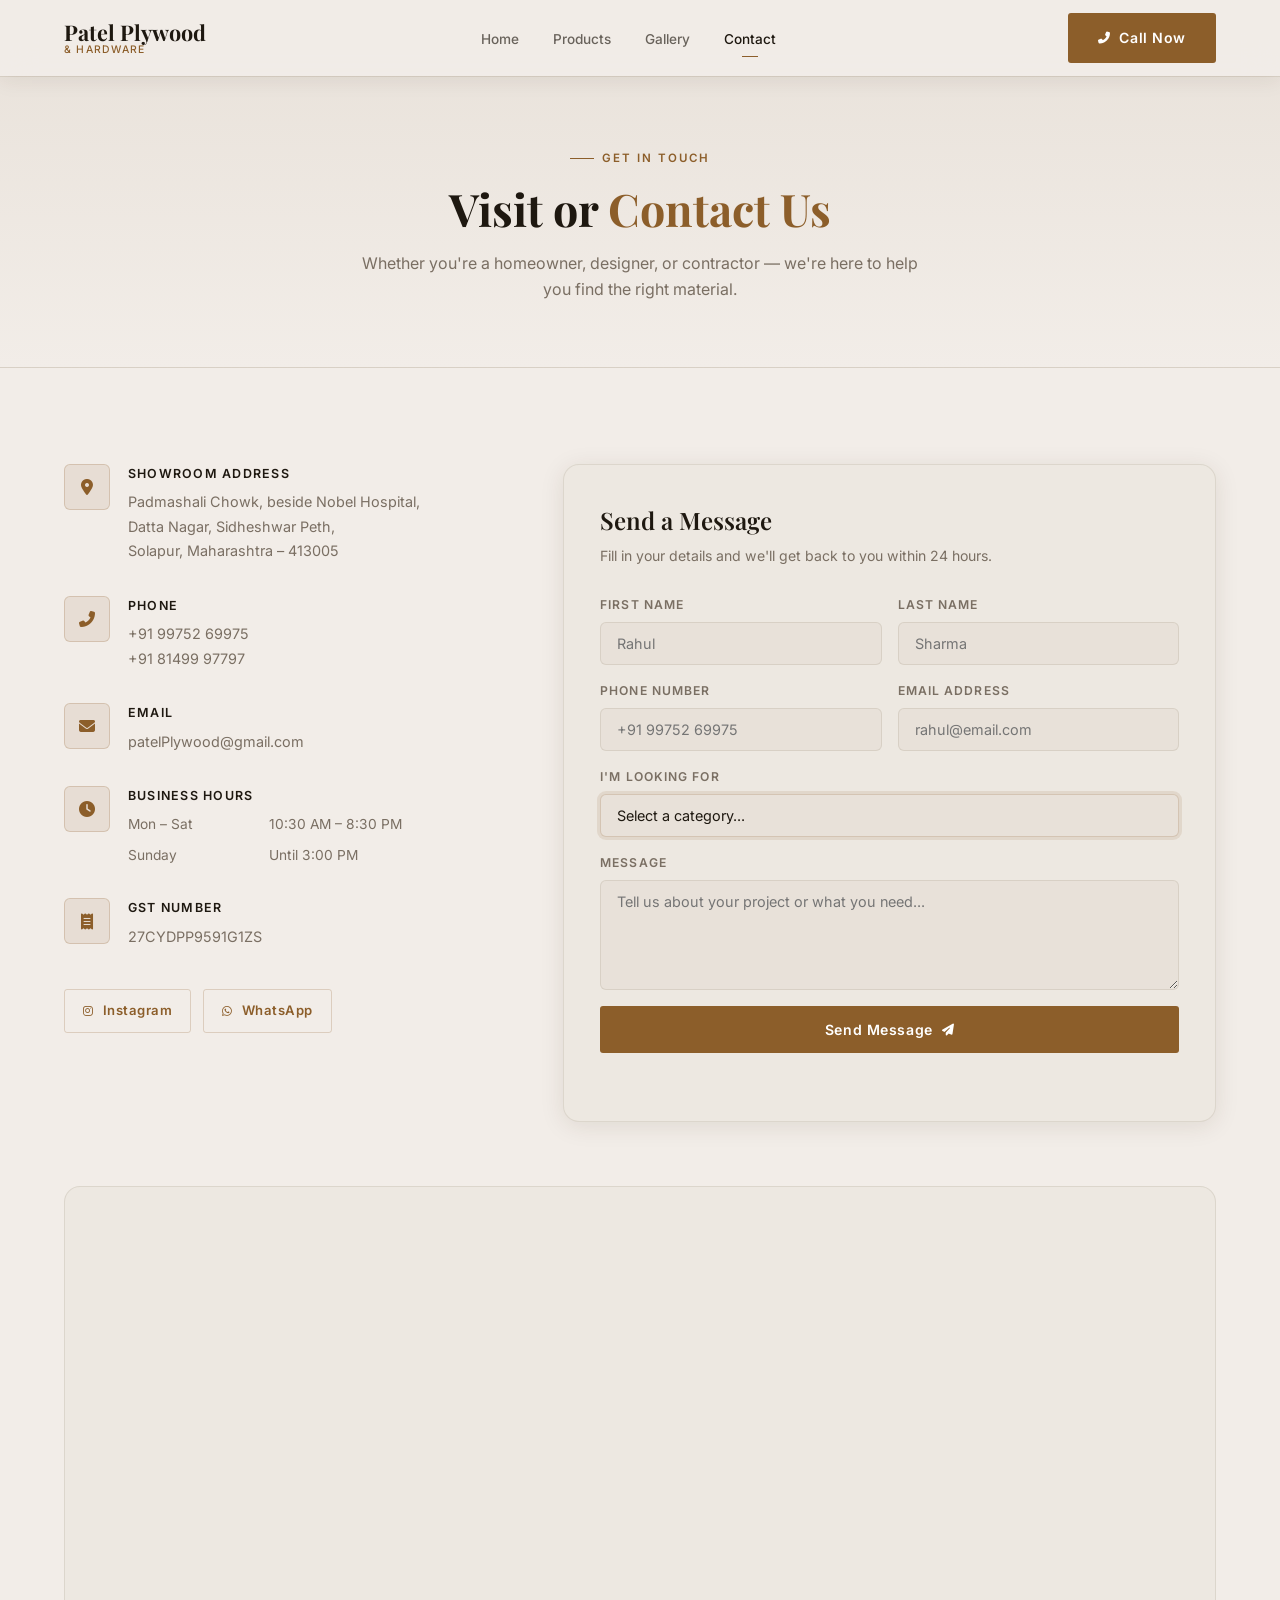
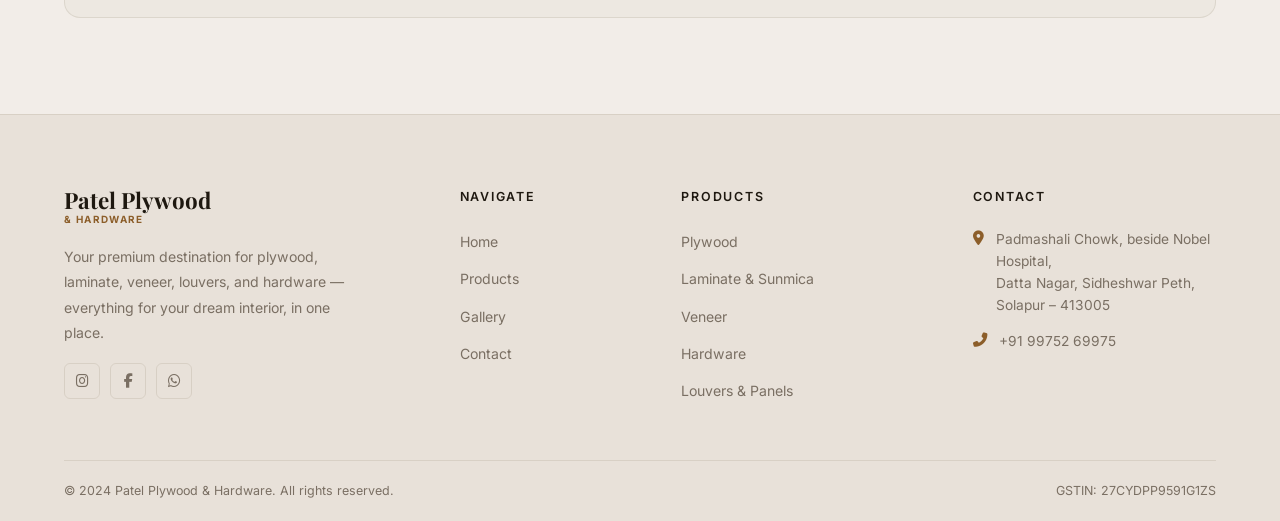
<file: contact.html>
<!DOCTYPE html>
<html lang="en">
<head>
  <meta charset="UTF-8" />
  <meta name="viewport" content="width=device-width, initial-scale=1.0" />
  <title>Contact — Patel Plywood & Hardware</title>
  <meta name="description" content="Visit our showroom or send us a message. We'd love to help with your project." />
  <link rel="preconnect" href="https://fonts.googleapis.com" />
  <link rel="preconnect" href="https://fonts.gstatic.com" crossorigin />
  <link href="https://fonts.googleapis.com/css2?family=Playfair+Display:ital,wght@0,400;0,600;0,700;1,400&family=Inter:wght@300;400;500;600&display=swap" rel="stylesheet" />
  <link rel="stylesheet" href="https://cdnjs.cloudflare.com/ajax/libs/font-awesome/6.5.0/css/all.min.css" />
  <link rel="stylesheet" href="css/style.css" />
</head>
<body>

  <!-- ── NAVIGATION ── -->
  <nav id="nav" class="scrolled">
    <div class="nav-inner">
      <a href="index.html" class="nav-logo">Patel Plywood<span>& Hardware</span></a>
      <ul class="nav-links" id="navLinks">
        <li><a href="index.html">Home</a></li>
        <li><a href="products.html">Products</a></li>
        <li><a href="gallery.html">Gallery</a></li>
        <li><a href="contact.html" class="active">Contact</a></li>
      </ul>
      <a href="tel:+919975269975" class="btn btn-gold nav-cta"><i class="fas fa-phone-alt"></i> Call Now</a>
      <button class="hamburger" id="hamburger" aria-label="Menu">
        <span></span><span></span><span></span>
      </button>
    </div>
  </nav>

  <!-- ── PAGE HERO ── -->
  <div class="page-hero">
    <div class="container">
      <div class="label">Get In Touch</div>
      <h1 class="h2">Visit or <span class="gold">Contact Us</span></h1>
      <p>Whether you're a homeowner, designer, or contractor — we're here to help you find the right material.</p>
    </div>
  </div>

  <!-- ── CONTACT SECTION ── -->
  <section class="section">
    <div class="container">
      <div class="contact-grid">

        <!-- Info -->
        <div class="contact-info reveal">
          <div class="contact-info-item">
            <div class="contact-info-icon"><i class="fas fa-map-marker-alt"></i></div>
            <div class="contact-info-body">
              <strong>Showroom Address</strong>
              <p>Padmashali Chowk, beside Nobel Hospital,<br />Datta Nagar, Sidheshwar Peth,<br />Solapur, Maharashtra – 413005</p>
            </div>
          </div>

          <div class="contact-info-item">
            <div class="contact-info-icon"><i class="fas fa-phone-alt"></i></div>
            <div class="contact-info-body">
              <strong>Phone</strong>
              <p><a href="tel:+919975269975">+91 99752 69975</a></p>
              <p><a href="tel:+918149997797">+91 81499 97797</a></p>
            </div>
          </div>

          <div class="contact-info-item">
            <div class="contact-info-icon"><i class="fas fa-envelope"></i></div>
            <div class="contact-info-body">
              <strong>Email</strong>
              <p><a href="mailto:patelPlywood@gmail.com">patelPlywood@gmail.com</a></p>
            </div>
          </div>

          <div class="contact-info-item">
            <div class="contact-info-icon"><i class="fas fa-clock"></i></div>
            <div class="contact-info-body">
              <strong>Business Hours</strong>
              <div class="contact-hours">
                <span>Mon – Sat</span><span>10:30 AM – 8:30 PM</span>
                <span>Sunday</span><span>Until 3:00 PM</span>
              </div>
            </div>
          </div>

          <div class="contact-info-item">
            <div class="contact-info-icon"><i class="fas fa-receipt"></i></div>
            <div class="contact-info-body">
              <strong>GST Number</strong>
              <p>27CYDPP9591G1ZS</p>
            </div>
          </div>

          <!-- Social -->
          <div style="display:flex;gap:12px;padding-top:8px;">
            <a href="#" class="btn btn-outline-gold" style="padding:10px 18px;font-size:.82rem;">
              <i class="fab fa-instagram"></i> Instagram
            </a>
            <a href="#" class="btn btn-outline-gold" style="padding:10px 18px;font-size:.82rem;">
              <i class="fab fa-whatsapp"></i> WhatsApp
            </a>
          </div>
        </div>

        <!-- Form -->
        <div class="contact-form-wrap reveal reveal-d1">
          <h3 class="h3">Send a Message</h3>
          <p>Fill in your details and we'll get back to you within 24 hours.</p>
          <form id="contactForm" novalidate>
            <div class="form-row">
              <div class="form-group">
                <label for="fname">First Name</label>
                <input type="text" id="fname" placeholder="Rahul" required />
              </div>
              <div class="form-group">
                <label for="lname">Last Name</label>
                <input type="text" id="lname" placeholder="Sharma" />
              </div>
            </div>
            <div class="form-row">
              <div class="form-group">
                <label for="phone">Phone Number</label>
                <input type="tel" id="phone" placeholder="+91 99752 69975" />
              </div>
              <div class="form-group">
                <label for="email">Email Address</label>
                <input type="email" id="email" placeholder="rahul@email.com" required />
              </div>
            </div>
            <div class="form-group">
              <label for="interest">I'm Looking For</label>
              <select id="interest">
                <option value="">Select a category...</option>
                <option value="plywood">Plywood</option>
                <option value="laminate">Laminate / Sunmica</option>
                <option value="veneer">Veneer</option>
                <option value="hardware">Hardware (Handles, Hinges, etc.)</option>
                <option value="louvers">Louvers & Wall Panels</option>
                <option value="adhesive">Adhesives</option>
                <option value="kitchen">Kitchen Accessories</option>
                <option value="other">Other / Not Sure</option>
              </select>
            </div>
            <div class="form-group">
              <label for="message">Message</label>
              <textarea id="message" placeholder="Tell us about your project or what you need..."></textarea>
            </div>
            <button type="submit" class="btn btn-gold" style="width:100%;justify-content:center;padding:15px;">
              Send Message <i class="fas fa-paper-plane"></i>
            </button>
            <div class="form-msg" id="formMsg"></div>
          </form>
        </div>

      </div>

      <!-- Map -->
      <div class="map-wrap reveal" style="margin-top:64px;">
        <iframe
          src="https://maps.google.com/maps?q=17.6700022,75.9156493&z=17&output=embed"
          allowfullscreen="" loading="lazy" referrerpolicy="no-referrer-when-downgrade"
          title="Patel Plywood Location">
        </iframe>
      </div>

    </div>
  </section>

  <!-- ── FOOTER ── -->
  <footer class="footer">
    <div class="footer-top">
      <div class="container footer-grid">
        <div class="footer-brand">
          <div class="footer-logo">Patel Plywood<small>& Hardware</small></div>
          <p>Your premium destination for plywood, laminate, veneer, louvers, and hardware — everything for your dream interior, in one place.</p>
          <div class="footer-social">
            <a href="#" aria-label="Instagram"><i class="fab fa-instagram"></i></a>
            <a href="#" aria-label="Facebook"><i class="fab fa-facebook-f"></i></a>
            <a href="#" aria-label="WhatsApp"><i class="fab fa-whatsapp"></i></a>
          </div>
        </div>
        <div class="footer-col">
          <h4>Navigate</h4>
          <ul>
            <li><a href="index.html">Home</a></li>
            <li><a href="products.html">Products</a></li>
            <li><a href="gallery.html">Gallery</a></li>
            <li><a href="contact.html">Contact</a></li>
          </ul>
        </div>
        <div class="footer-col">
          <h4>Products</h4>
          <ul>
            <li><a href="products.html?cat=plywood">Plywood</a></li>
            <li><a href="products.html?cat=laminate">Laminate & Sunmica</a></li>
            <li><a href="products.html?cat=veneer">Veneer</a></li>
            <li><a href="products.html?cat=hardware">Hardware</a></li>
            <li><a href="products.html?cat=louvers">Louvers & Panels</a></li>
          </ul>
        </div>
        <div class="footer-col">
          <h4>Contact</h4>
          <div class="footer-contact-list">
            <div class="footer-contact-item">
              <i class="fas fa-map-marker-alt"></i>
              <span>Padmashali Chowk, beside Nobel Hospital,<br />Datta Nagar, Sidheshwar Peth, Solapur – 413005</span>
            </div>
            <div class="footer-contact-item">
              <i class="fas fa-phone-alt"></i>
              <span><a href="tel:+919975269975">+91 99752 69975</a></span>
            </div>
          </div>
        </div>
      </div>
    </div>
    <div class="container">
      <div class="footer-bottom">
        <span>&copy; 2024 Patel Plywood & Hardware. All rights reserved.</span>
        <span>GSTIN: 27CYDPP9591G1ZS</span>
      </div>
    </div>
  </footer>

  <button id="btt" aria-label="Back to top"><i class="fas fa-chevron-up"></i></button>
  <script src="js/main.js"></script>
</body>
</html>
</file>
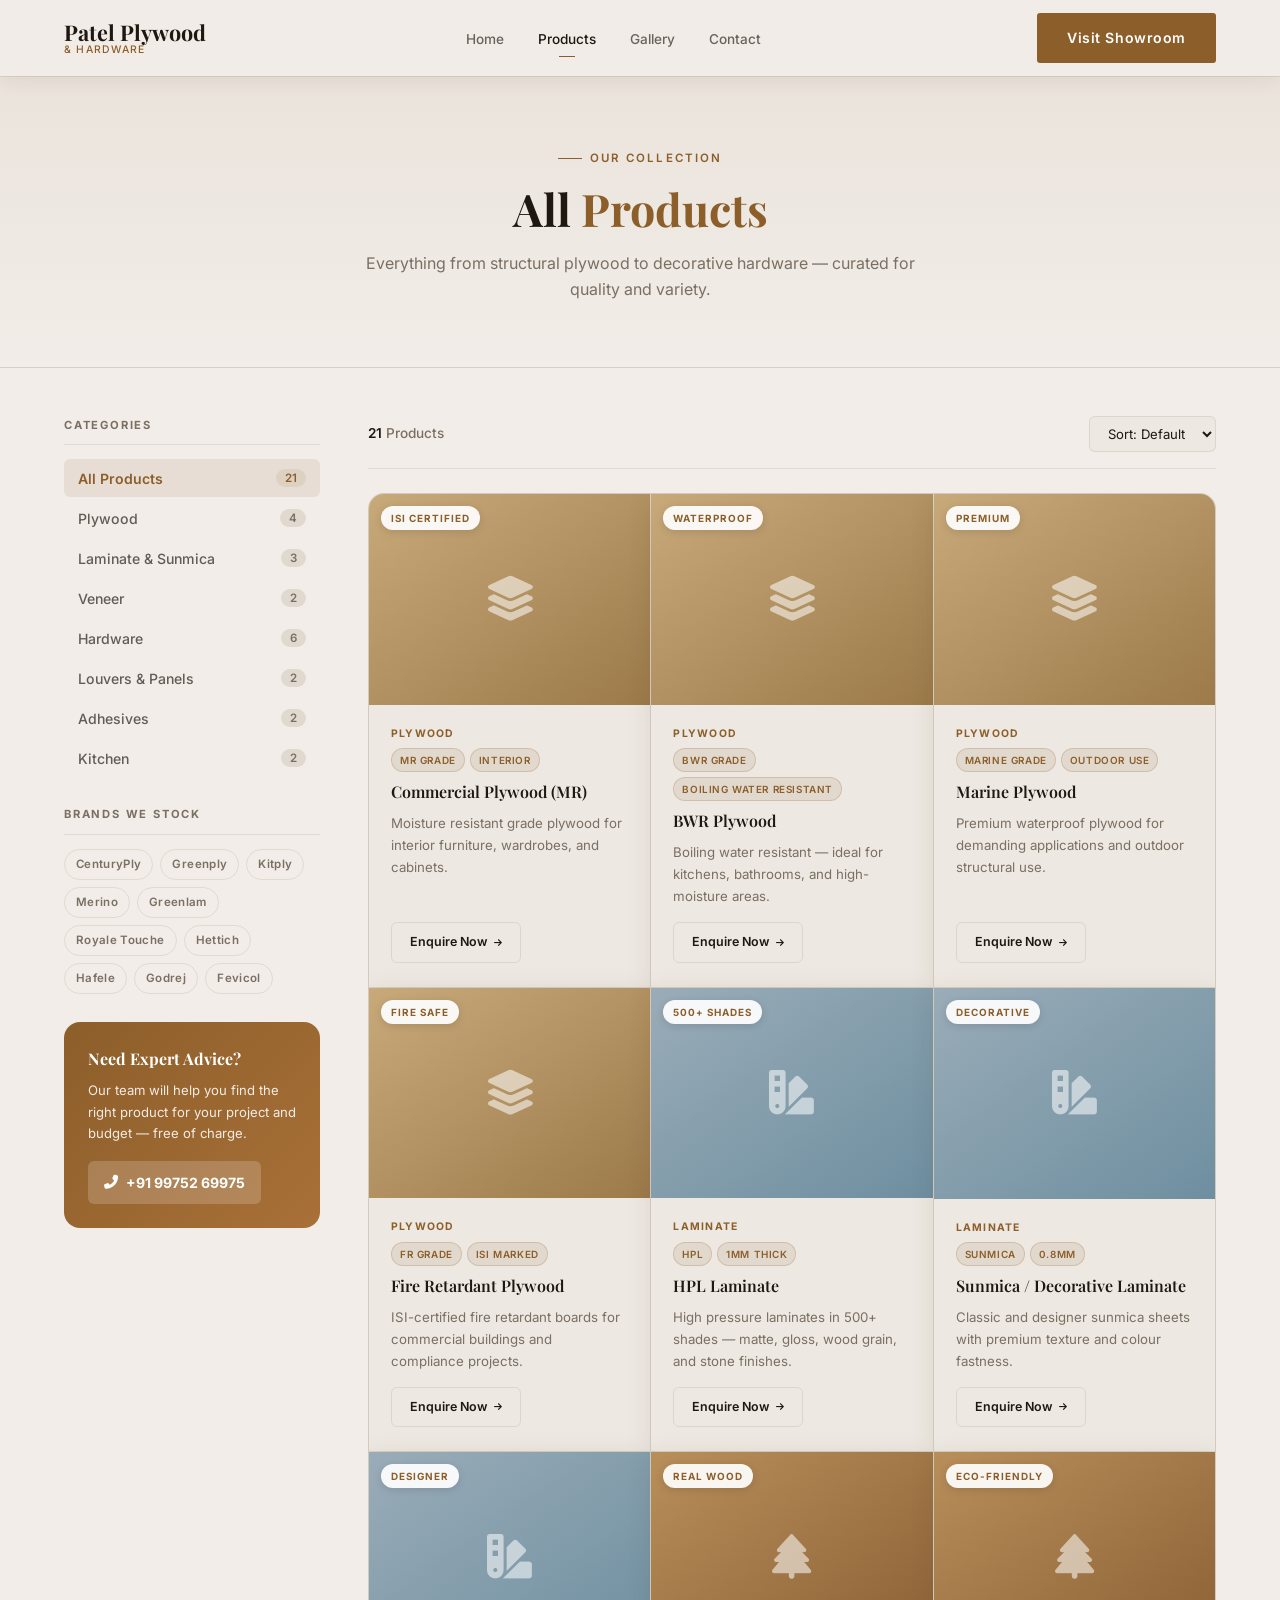
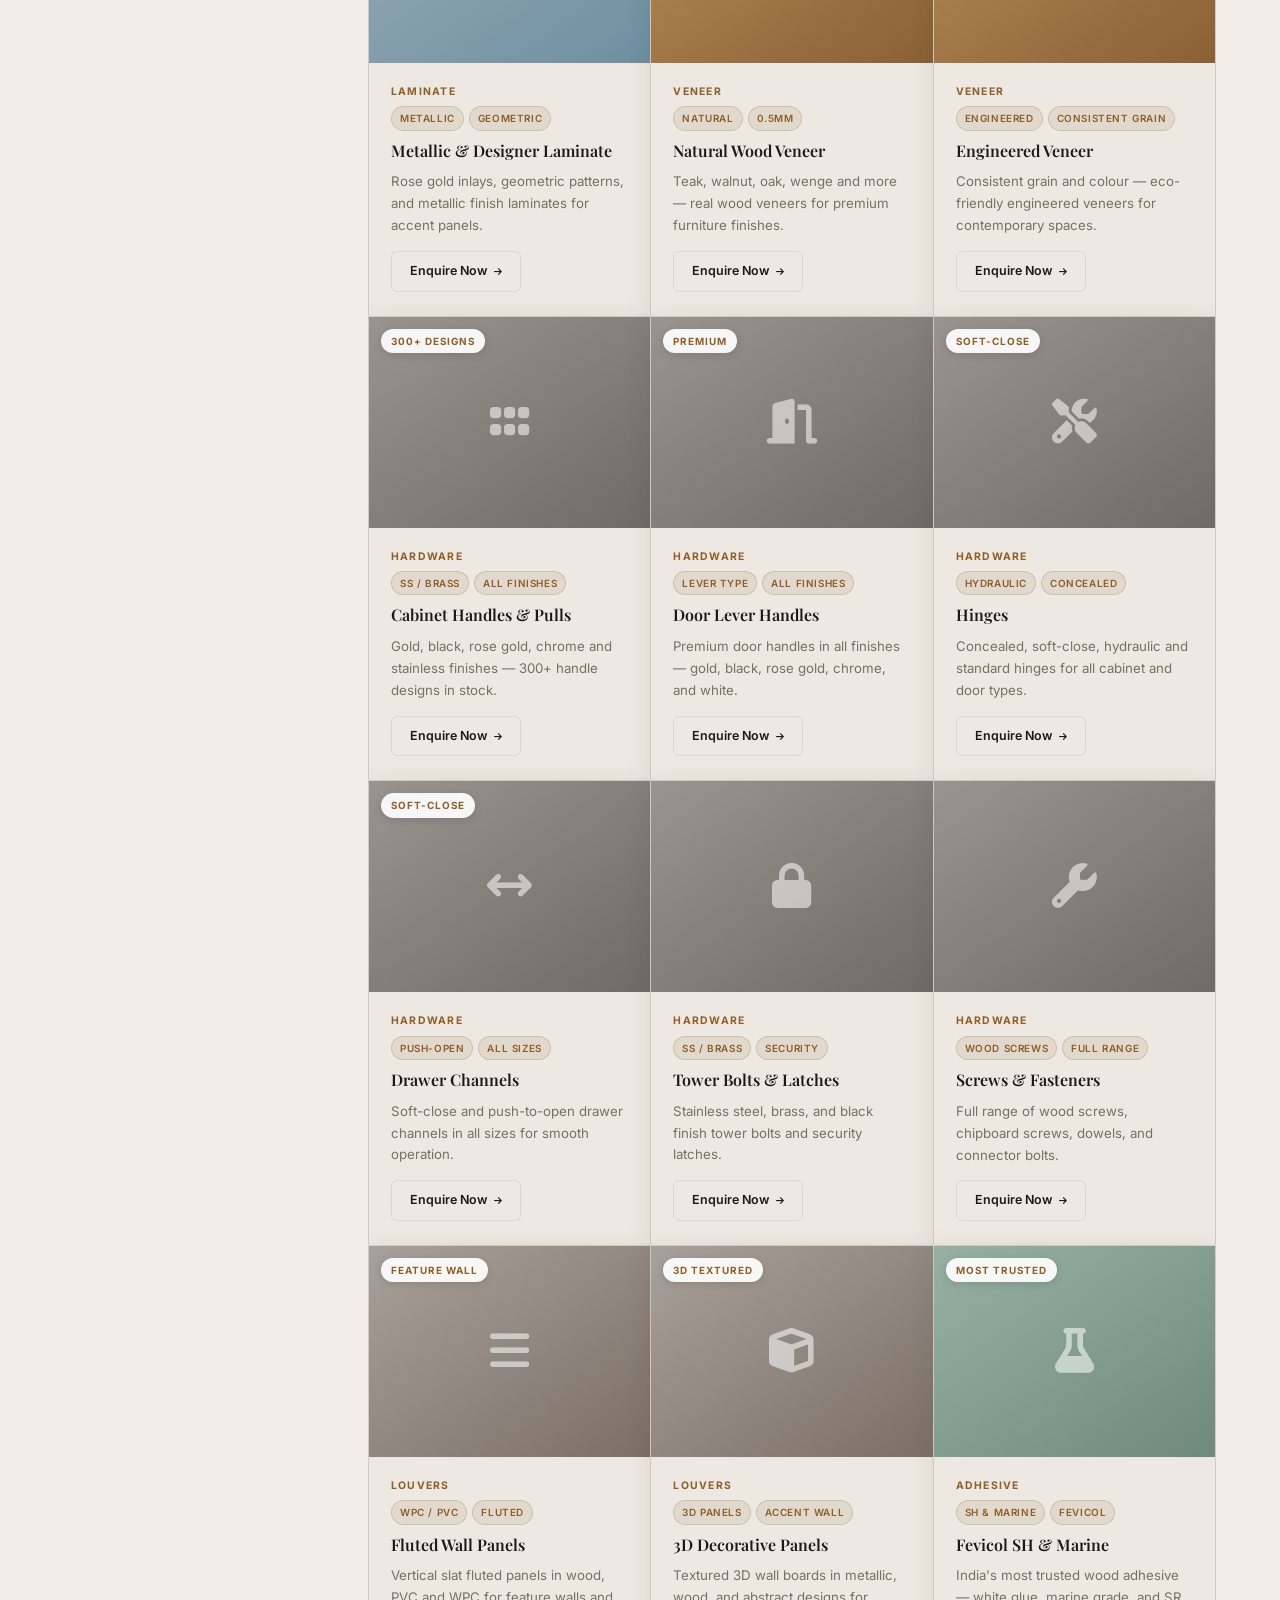
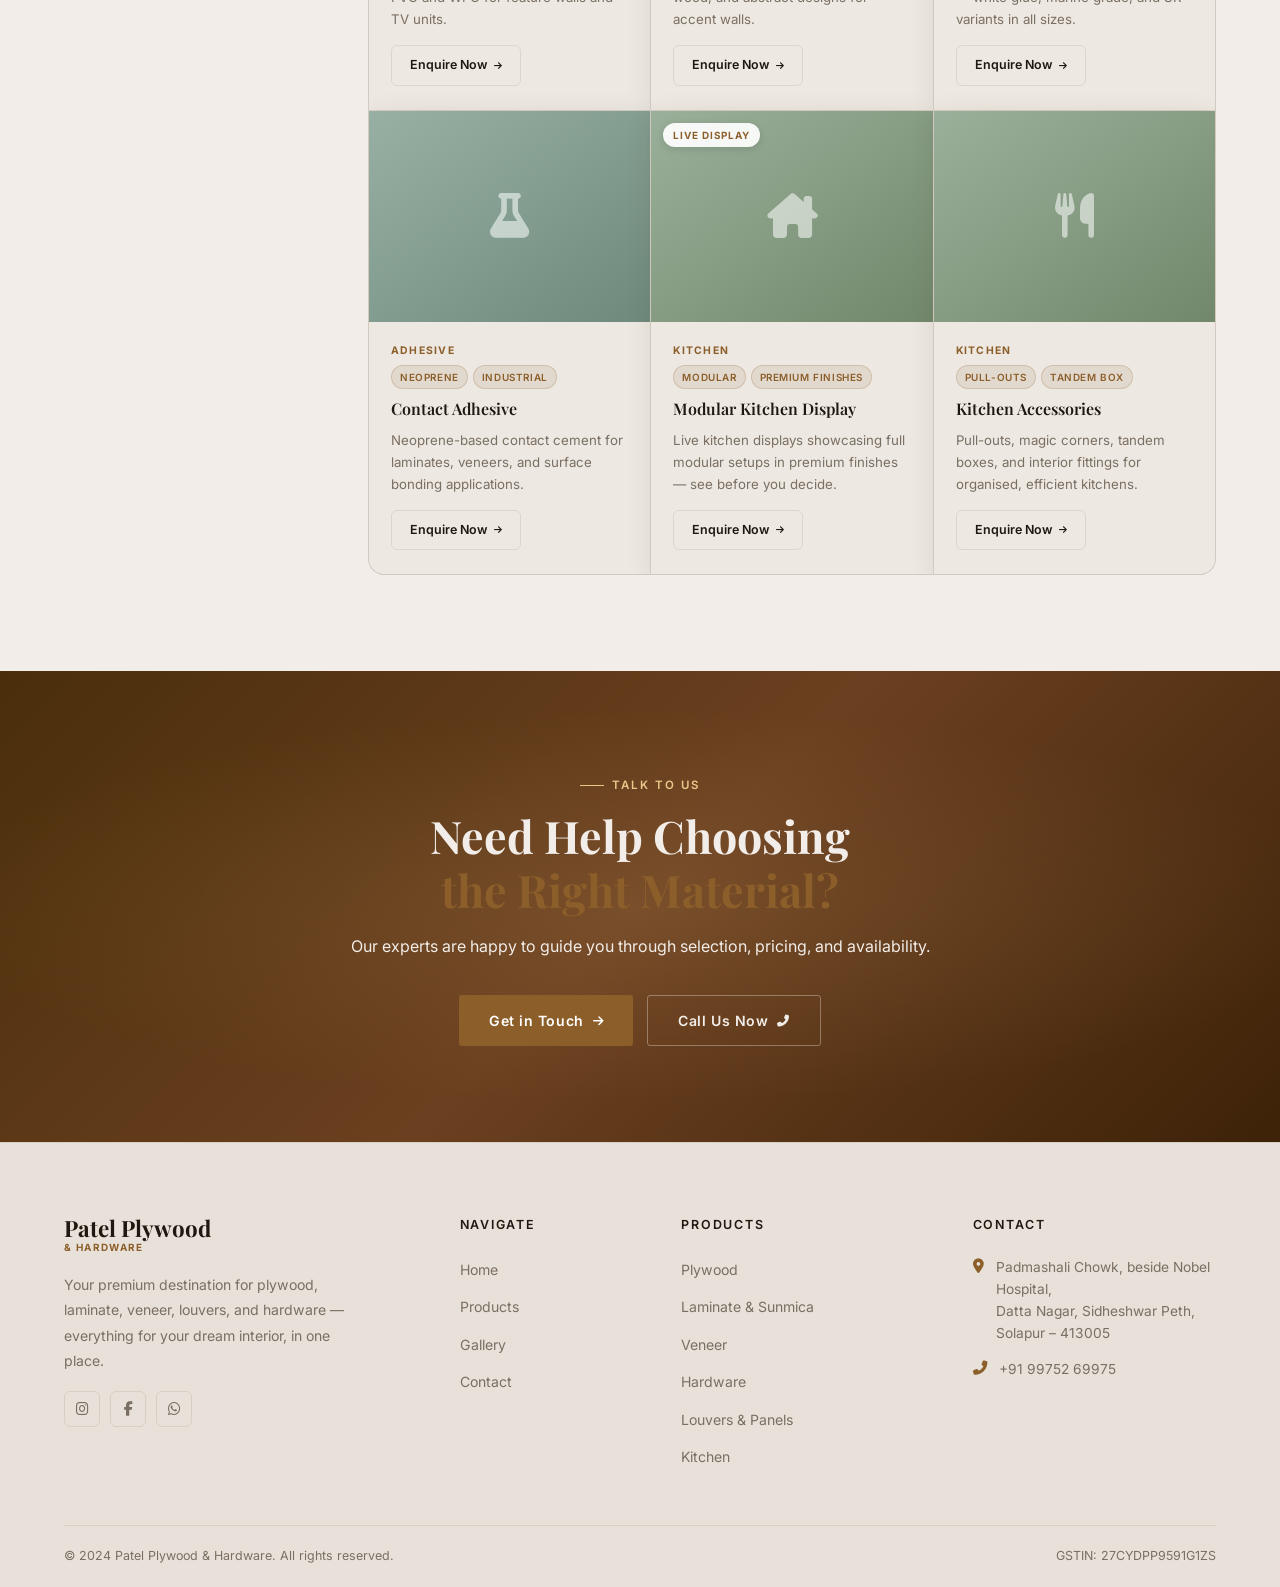
<file: products.html>
<!DOCTYPE html>
<html lang="en">
<head>
  <meta charset="UTF-8" />
  <meta name="viewport" content="width=device-width, initial-scale=1.0" />
  <title>Products — Patel Plywood & Hardware</title>
  <meta name="description" content="Browse our full range of plywood, laminate, veneer, louvers, hardware and kitchen products." />
  <link rel="preconnect" href="https://fonts.googleapis.com" />
  <link rel="preconnect" href="https://fonts.gstatic.com" crossorigin />
  <link href="https://fonts.googleapis.com/css2?family=Playfair+Display:ital,wght@0,400;0,600;0,700;1,400&family=Inter:wght@300;400;500;600&display=swap" rel="stylesheet" />
  <link rel="stylesheet" href="https://cdnjs.cloudflare.com/ajax/libs/font-awesome/6.5.0/css/all.min.css" />
  <link rel="stylesheet" href="css/style.css" />
</head>
<body>

  <!-- ── NAVIGATION ── -->
  <nav id="nav" class="scrolled">
    <div class="nav-inner">
      <a href="index.html" class="nav-logo">Patel Plywood<span>& Hardware</span></a>
      <ul class="nav-links" id="navLinks">
        <li><a href="index.html">Home</a></li>
        <li><a href="products.html" class="active">Products</a></li>
        <li><a href="gallery.html">Gallery</a></li>
        <li><a href="contact.html">Contact</a></li>
      </ul>
      <a href="contact.html" class="btn btn-gold nav-cta">Visit Showroom</a>
      <button class="hamburger" id="hamburger" aria-label="Menu">
        <span></span><span></span><span></span>
      </button>
    </div>
  </nav>

  <!-- ── PAGE HERO ── -->
  <div class="page-hero">
    <div class="container">
      <div class="label">Our Collection</div>
      <h1 class="h2">All <span class="gold">Products</span></h1>
      <p>Everything from structural plywood to decorative hardware — curated for quality and variety.</p>
    </div>
  </div>

  <!-- ── PRODUCTS LAYOUT ── -->
  <section class="section products-section">
    <div class="container">
      <div class="products-layout">

        <!-- ── SIDEBAR ── -->
        <aside class="products-sidebar">

          <div class="sidebar-block">
            <div class="sidebar-block-title">Categories</div>
            <nav class="sidebar-cat-list" id="filterBar">
              <button class="sidebar-cat-btn active" data-filter="all">
                <span>All Products</span><span class="cat-count" data-total="21">21</span>
              </button>
              <button class="sidebar-cat-btn" data-filter="plywood">
                <span>Plywood</span><span class="cat-count">4</span>
              </button>
              <button class="sidebar-cat-btn" data-filter="laminate">
                <span>Laminate &amp; Sunmica</span><span class="cat-count">3</span>
              </button>
              <button class="sidebar-cat-btn" data-filter="veneer">
                <span>Veneer</span><span class="cat-count">2</span>
              </button>
              <button class="sidebar-cat-btn" data-filter="hardware">
                <span>Hardware</span><span class="cat-count">6</span>
              </button>
              <button class="sidebar-cat-btn" data-filter="louvers">
                <span>Louvers &amp; Panels</span><span class="cat-count">2</span>
              </button>
              <button class="sidebar-cat-btn" data-filter="adhesive">
                <span>Adhesives</span><span class="cat-count">2</span>
              </button>
              <button class="sidebar-cat-btn" data-filter="kitchen">
                <span>Kitchen</span><span class="cat-count">2</span>
              </button>
            </nav>
          </div>

          <div class="sidebar-block">
            <div class="sidebar-block-title">Brands We Stock</div>
            <div class="sidebar-brands">
              <span class="sidebar-brand">CenturyPly</span>
              <span class="sidebar-brand">Greenply</span>
              <span class="sidebar-brand">Kitply</span>
              <span class="sidebar-brand">Merino</span>
              <span class="sidebar-brand">Greenlam</span>
              <span class="sidebar-brand">Royale Touche</span>
              <span class="sidebar-brand">Hettich</span>
              <span class="sidebar-brand">Hafele</span>
              <span class="sidebar-brand">Godrej</span>
              <span class="sidebar-brand">Fevicol</span>
            </div>
          </div>

          <div class="sidebar-expert">
            <div class="expert-title">Need Expert Advice?</div>
            <p>Our team will help you find the right product for your project and budget — free of charge.</p>
            <a href="tel:+919975269975" class="expert-phone">
              <i class="fas fa-phone-alt"></i> +91 99752 69975
            </a>
          </div>

        </aside>

        <!-- ── MAIN CONTENT ── -->
        <div class="products-main">

          <!-- Sort / Results Bar -->
          <div class="sort-bar">
            <span class="sort-count" id="productCount"><strong>21</strong> Products</span>
            <select class="sort-select" id="sortSelect" aria-label="Sort products">
              <option value="">Sort: Default</option>
              <option value="az">Name A – Z</option>
            </select>
          </div>

          <!-- Grid -->
          <div class="products-grid" id="productsGrid">

            <!-- ── PLYWOOD ── -->
            <div class="product-card reveal" data-cat="plywood">
              <div class="product-card-img cat-bg-plywood">
                <div class="product-icon-fallback"><i class="fas fa-layer-group"></i></div>
                <span class="product-card-badge">ISI Certified</span>
              </div>
              <div class="product-card-body">
                <div class="product-card-meta">
                  <span class="product-tag">Plywood</span>
                  <div class="product-specs">
                    <span class="product-spec">MR Grade</span>
                    <span class="product-spec">Interior</span>
                  </div>
                </div>
                <div class="product-card-title">Commercial Plywood (MR)</div>
                <p class="product-card-desc">Moisture resistant grade plywood for interior furniture, wardrobes, and cabinets.</p>
                <a href="contact.html" class="product-card-cta">Enquire Now <i class="fas fa-arrow-right"></i></a>
              </div>
            </div>

            <div class="product-card reveal" data-cat="plywood">
              <div class="product-card-img cat-bg-plywood">
                <div class="product-icon-fallback"><i class="fas fa-layer-group"></i></div>
                <span class="product-card-badge">Waterproof</span>
              </div>
              <div class="product-card-body">
                <div class="product-card-meta">
                  <span class="product-tag">Plywood</span>
                  <div class="product-specs">
                    <span class="product-spec">BWR Grade</span>
                    <span class="product-spec">Boiling Water Resistant</span>
                  </div>
                </div>
                <div class="product-card-title">BWR Plywood</div>
                <p class="product-card-desc">Boiling water resistant — ideal for kitchens, bathrooms, and high-moisture areas.</p>
                <a href="contact.html" class="product-card-cta">Enquire Now <i class="fas fa-arrow-right"></i></a>
              </div>
            </div>

            <div class="product-card reveal" data-cat="plywood">
              <div class="product-card-img cat-bg-plywood">
                <div class="product-icon-fallback"><i class="fas fa-layer-group"></i></div>
                <span class="product-card-badge">Premium</span>
              </div>
              <div class="product-card-body">
                <div class="product-card-meta">
                  <span class="product-tag">Plywood</span>
                  <div class="product-specs">
                    <span class="product-spec">Marine Grade</span>
                    <span class="product-spec">Outdoor Use</span>
                  </div>
                </div>
                <div class="product-card-title">Marine Plywood</div>
                <p class="product-card-desc">Premium waterproof plywood for demanding applications and outdoor structural use.</p>
                <a href="contact.html" class="product-card-cta">Enquire Now <i class="fas fa-arrow-right"></i></a>
              </div>
            </div>

            <div class="product-card reveal" data-cat="plywood">
              <div class="product-card-img cat-bg-plywood">
                <div class="product-icon-fallback"><i class="fas fa-layer-group"></i></div>
                <span class="product-card-badge">Fire Safe</span>
              </div>
              <div class="product-card-body">
                <div class="product-card-meta">
                  <span class="product-tag">Plywood</span>
                  <div class="product-specs">
                    <span class="product-spec">FR Grade</span>
                    <span class="product-spec">ISI Marked</span>
                  </div>
                </div>
                <div class="product-card-title">Fire Retardant Plywood</div>
                <p class="product-card-desc">ISI-certified fire retardant boards for commercial buildings and compliance projects.</p>
                <a href="contact.html" class="product-card-cta">Enquire Now <i class="fas fa-arrow-right"></i></a>
              </div>
            </div>

            <!-- ── LAMINATE ── -->
            <div class="product-card reveal" data-cat="laminate">
              <div class="product-card-img cat-bg-laminate">
                <div class="product-icon-fallback"><i class="fas fa-swatchbook"></i></div>
                <span class="product-card-badge">500+ Shades</span>
              </div>
              <div class="product-card-body">
                <div class="product-card-meta">
                  <span class="product-tag">Laminate</span>
                  <div class="product-specs">
                    <span class="product-spec">HPL</span>
                    <span class="product-spec">1mm Thick</span>
                  </div>
                </div>
                <div class="product-card-title">HPL Laminate</div>
                <p class="product-card-desc">High pressure laminates in 500+ shades — matte, gloss, wood grain, and stone finishes.</p>
                <a href="contact.html" class="product-card-cta">Enquire Now <i class="fas fa-arrow-right"></i></a>
              </div>
            </div>

            <div class="product-card reveal" data-cat="laminate">
              <div class="product-card-img cat-bg-laminate">
                <div class="product-icon-fallback"><i class="fas fa-swatchbook"></i></div>
                <span class="product-card-badge">Decorative</span>
              </div>
              <div class="product-card-body">
                <div class="product-card-meta">
                  <span class="product-tag">Laminate</span>
                  <div class="product-specs">
                    <span class="product-spec">Sunmica</span>
                    <span class="product-spec">0.8mm</span>
                  </div>
                </div>
                <div class="product-card-title">Sunmica / Decorative Laminate</div>
                <p class="product-card-desc">Classic and designer sunmica sheets with premium texture and colour fastness.</p>
                <a href="contact.html" class="product-card-cta">Enquire Now <i class="fas fa-arrow-right"></i></a>
              </div>
            </div>

            <div class="product-card reveal" data-cat="laminate">
              <div class="product-card-img cat-bg-laminate">
                <div class="product-icon-fallback"><i class="fas fa-swatchbook"></i></div>
                <span class="product-card-badge">Designer</span>
              </div>
              <div class="product-card-body">
                <div class="product-card-meta">
                  <span class="product-tag">Laminate</span>
                  <div class="product-specs">
                    <span class="product-spec">Metallic</span>
                    <span class="product-spec">Geometric</span>
                  </div>
                </div>
                <div class="product-card-title">Metallic &amp; Designer Laminate</div>
                <p class="product-card-desc">Rose gold inlays, geometric patterns, and metallic finish laminates for accent panels.</p>
                <a href="contact.html" class="product-card-cta">Enquire Now <i class="fas fa-arrow-right"></i></a>
              </div>
            </div>

            <!-- ── VENEER ── -->
            <div class="product-card reveal" data-cat="veneer">
              <div class="product-card-img cat-bg-veneer">
                <div class="product-icon-fallback"><i class="fas fa-tree"></i></div>
                <span class="product-card-badge">Real Wood</span>
              </div>
              <div class="product-card-body">
                <div class="product-card-meta">
                  <span class="product-tag">Veneer</span>
                  <div class="product-specs">
                    <span class="product-spec">Natural</span>
                    <span class="product-spec">0.5mm</span>
                  </div>
                </div>
                <div class="product-card-title">Natural Wood Veneer</div>
                <p class="product-card-desc">Teak, walnut, oak, wenge and more — real wood veneers for premium furniture finishes.</p>
                <a href="contact.html" class="product-card-cta">Enquire Now <i class="fas fa-arrow-right"></i></a>
              </div>
            </div>

            <div class="product-card reveal" data-cat="veneer">
              <div class="product-card-img cat-bg-veneer">
                <div class="product-icon-fallback"><i class="fas fa-tree"></i></div>
                <span class="product-card-badge">Eco-Friendly</span>
              </div>
              <div class="product-card-body">
                <div class="product-card-meta">
                  <span class="product-tag">Veneer</span>
                  <div class="product-specs">
                    <span class="product-spec">Engineered</span>
                    <span class="product-spec">Consistent Grain</span>
                  </div>
                </div>
                <div class="product-card-title">Engineered Veneer</div>
                <p class="product-card-desc">Consistent grain and colour — eco-friendly engineered veneers for contemporary spaces.</p>
                <a href="contact.html" class="product-card-cta">Enquire Now <i class="fas fa-arrow-right"></i></a>
              </div>
            </div>

            <!-- ── HARDWARE ── -->
            <div class="product-card reveal" data-cat="hardware">
              <div class="product-card-img cat-bg-hardware">
                <div class="product-icon-fallback"><i class="fas fa-grip-horizontal"></i></div>
                <span class="product-card-badge">300+ Designs</span>
              </div>
              <div class="product-card-body">
                <div class="product-card-meta">
                  <span class="product-tag">Hardware</span>
                  <div class="product-specs">
                    <span class="product-spec">SS / Brass</span>
                    <span class="product-spec">All Finishes</span>
                  </div>
                </div>
                <div class="product-card-title">Cabinet Handles &amp; Pulls</div>
                <p class="product-card-desc">Gold, black, rose gold, chrome and stainless finishes — 300+ handle designs in stock.</p>
                <a href="contact.html" class="product-card-cta">Enquire Now <i class="fas fa-arrow-right"></i></a>
              </div>
            </div>

            <div class="product-card reveal" data-cat="hardware">
              <div class="product-card-img cat-bg-hardware">
                <div class="product-icon-fallback"><i class="fas fa-door-open"></i></div>
                <span class="product-card-badge">Premium</span>
              </div>
              <div class="product-card-body">
                <div class="product-card-meta">
                  <span class="product-tag">Hardware</span>
                  <div class="product-specs">
                    <span class="product-spec">Lever Type</span>
                    <span class="product-spec">All Finishes</span>
                  </div>
                </div>
                <div class="product-card-title">Door Lever Handles</div>
                <p class="product-card-desc">Premium door handles in all finishes — gold, black, rose gold, chrome, and white.</p>
                <a href="contact.html" class="product-card-cta">Enquire Now <i class="fas fa-arrow-right"></i></a>
              </div>
            </div>

            <div class="product-card reveal" data-cat="hardware">
              <div class="product-card-img cat-bg-hardware">
                <div class="product-icon-fallback"><i class="fas fa-screwdriver-wrench"></i></div>
                <span class="product-card-badge">Soft-Close</span>
              </div>
              <div class="product-card-body">
                <div class="product-card-meta">
                  <span class="product-tag">Hardware</span>
                  <div class="product-specs">
                    <span class="product-spec">Hydraulic</span>
                    <span class="product-spec">Concealed</span>
                  </div>
                </div>
                <div class="product-card-title">Hinges</div>
                <p class="product-card-desc">Concealed, soft-close, hydraulic and standard hinges for all cabinet and door types.</p>
                <a href="contact.html" class="product-card-cta">Enquire Now <i class="fas fa-arrow-right"></i></a>
              </div>
            </div>

            <div class="product-card reveal" data-cat="hardware">
              <div class="product-card-img cat-bg-hardware">
                <div class="product-icon-fallback"><i class="fas fa-arrows-left-right"></i></div>
                <span class="product-card-badge">Soft-Close</span>
              </div>
              <div class="product-card-body">
                <div class="product-card-meta">
                  <span class="product-tag">Hardware</span>
                  <div class="product-specs">
                    <span class="product-spec">Push-Open</span>
                    <span class="product-spec">All Sizes</span>
                  </div>
                </div>
                <div class="product-card-title">Drawer Channels</div>
                <p class="product-card-desc">Soft-close and push-to-open drawer channels in all sizes for smooth operation.</p>
                <a href="contact.html" class="product-card-cta">Enquire Now <i class="fas fa-arrow-right"></i></a>
              </div>
            </div>

            <div class="product-card reveal" data-cat="hardware">
              <div class="product-card-img cat-bg-hardware">
                <div class="product-icon-fallback"><i class="fas fa-lock"></i></div>
              </div>
              <div class="product-card-body">
                <div class="product-card-meta">
                  <span class="product-tag">Hardware</span>
                  <div class="product-specs">
                    <span class="product-spec">SS / Brass</span>
                    <span class="product-spec">Security</span>
                  </div>
                </div>
                <div class="product-card-title">Tower Bolts &amp; Latches</div>
                <p class="product-card-desc">Stainless steel, brass, and black finish tower bolts and security latches.</p>
                <a href="contact.html" class="product-card-cta">Enquire Now <i class="fas fa-arrow-right"></i></a>
              </div>
            </div>

            <div class="product-card reveal" data-cat="hardware">
              <div class="product-card-img cat-bg-hardware">
                <div class="product-icon-fallback"><i class="fas fa-wrench"></i></div>
              </div>
              <div class="product-card-body">
                <div class="product-card-meta">
                  <span class="product-tag">Hardware</span>
                  <div class="product-specs">
                    <span class="product-spec">Wood Screws</span>
                    <span class="product-spec">Full Range</span>
                  </div>
                </div>
                <div class="product-card-title">Screws &amp; Fasteners</div>
                <p class="product-card-desc">Full range of wood screws, chipboard screws, dowels, and connector bolts.</p>
                <a href="contact.html" class="product-card-cta">Enquire Now <i class="fas fa-arrow-right"></i></a>
              </div>
            </div>

            <!-- ── LOUVERS ── -->
            <div class="product-card reveal" data-cat="louvers">
              <div class="product-card-img cat-bg-louvers">
                <div class="product-icon-fallback"><i class="fas fa-bars"></i></div>
                <span class="product-card-badge">Feature Wall</span>
              </div>
              <div class="product-card-body">
                <div class="product-card-meta">
                  <span class="product-tag">Louvers</span>
                  <div class="product-specs">
                    <span class="product-spec">WPC / PVC</span>
                    <span class="product-spec">Fluted</span>
                  </div>
                </div>
                <div class="product-card-title">Fluted Wall Panels</div>
                <p class="product-card-desc">Vertical slat fluted panels in wood, PVC and WPC for feature walls and TV units.</p>
                <a href="contact.html" class="product-card-cta">Enquire Now <i class="fas fa-arrow-right"></i></a>
              </div>
            </div>

            <div class="product-card reveal" data-cat="louvers">
              <div class="product-card-img cat-bg-louvers">
                <div class="product-icon-fallback"><i class="fas fa-cube"></i></div>
                <span class="product-card-badge">3D Textured</span>
              </div>
              <div class="product-card-body">
                <div class="product-card-meta">
                  <span class="product-tag">Louvers</span>
                  <div class="product-specs">
                    <span class="product-spec">3D Panels</span>
                    <span class="product-spec">Accent Wall</span>
                  </div>
                </div>
                <div class="product-card-title">3D Decorative Panels</div>
                <p class="product-card-desc">Textured 3D wall boards in metallic, wood, and abstract designs for accent walls.</p>
                <a href="contact.html" class="product-card-cta">Enquire Now <i class="fas fa-arrow-right"></i></a>
              </div>
            </div>

            <!-- ── ADHESIVE ── -->
            <div class="product-card reveal" data-cat="adhesive">
              <div class="product-card-img cat-bg-adhesive">
                <div class="product-icon-fallback"><i class="fas fa-flask"></i></div>
                <span class="product-card-badge">Most Trusted</span>
              </div>
              <div class="product-card-body">
                <div class="product-card-meta">
                  <span class="product-tag">Adhesive</span>
                  <div class="product-specs">
                    <span class="product-spec">SH &amp; Marine</span>
                    <span class="product-spec">Fevicol</span>
                  </div>
                </div>
                <div class="product-card-title">Fevicol SH &amp; Marine</div>
                <p class="product-card-desc">India's most trusted wood adhesive — white glue, marine grade, and SR variants in all sizes.</p>
                <a href="contact.html" class="product-card-cta">Enquire Now <i class="fas fa-arrow-right"></i></a>
              </div>
            </div>

            <div class="product-card reveal" data-cat="adhesive">
              <div class="product-card-img cat-bg-adhesive">
                <div class="product-icon-fallback"><i class="fas fa-flask"></i></div>
              </div>
              <div class="product-card-body">
                <div class="product-card-meta">
                  <span class="product-tag">Adhesive</span>
                  <div class="product-specs">
                    <span class="product-spec">Neoprene</span>
                    <span class="product-spec">Industrial</span>
                  </div>
                </div>
                <div class="product-card-title">Contact Adhesive</div>
                <p class="product-card-desc">Neoprene-based contact cement for laminates, veneers, and surface bonding applications.</p>
                <a href="contact.html" class="product-card-cta">Enquire Now <i class="fas fa-arrow-right"></i></a>
              </div>
            </div>

            <!-- ── KITCHEN ── -->
            <div class="product-card reveal" data-cat="kitchen">
              <div class="product-card-img cat-bg-kitchen">
                <div class="product-icon-fallback"><i class="fas fa-house-chimney"></i></div>
                <span class="product-card-badge">Live Display</span>
              </div>
              <div class="product-card-body">
                <div class="product-card-meta">
                  <span class="product-tag">Kitchen</span>
                  <div class="product-specs">
                    <span class="product-spec">Modular</span>
                    <span class="product-spec">Premium Finishes</span>
                  </div>
                </div>
                <div class="product-card-title">Modular Kitchen Display</div>
                <p class="product-card-desc">Live kitchen displays showcasing full modular setups in premium finishes — see before you decide.</p>
                <a href="contact.html" class="product-card-cta">Enquire Now <i class="fas fa-arrow-right"></i></a>
              </div>
            </div>

            <div class="product-card reveal" data-cat="kitchen">
              <div class="product-card-img cat-bg-kitchen">
                <div class="product-icon-fallback"><i class="fas fa-utensils"></i></div>
              </div>
              <div class="product-card-body">
                <div class="product-card-meta">
                  <span class="product-tag">Kitchen</span>
                  <div class="product-specs">
                    <span class="product-spec">Pull-Outs</span>
                    <span class="product-spec">Tandem Box</span>
                  </div>
                </div>
                <div class="product-card-title">Kitchen Accessories</div>
                <p class="product-card-desc">Pull-outs, magic corners, tandem boxes, and interior fittings for organised, efficient kitchens.</p>
                <a href="contact.html" class="product-card-cta">Enquire Now <i class="fas fa-arrow-right"></i></a>
              </div>
            </div>

          </div><!-- /products-grid -->
        </div><!-- /products-main -->
      </div><!-- /products-layout -->
    </div>
  </section>

  <!-- ── CTA ── -->
  <section class="cta-banner">
    <div class="cta-banner-body reveal">
      <div class="label" style="justify-content:center;">Talk to Us</div>
      <h2 class="h2">Need Help Choosing<br /><span class="gold">the Right Material?</span></h2>
      <p>Our experts are happy to guide you through selection, pricing, and availability.</p>
      <div class="cta-actions">
        <a href="contact.html" class="btn btn-gold">Get in Touch <i class="fas fa-arrow-right"></i></a>
        <a href="tel:+919975269975" class="btn btn-outline">Call Us Now <i class="fas fa-phone-alt"></i></a>
      </div>
    </div>
  </section>

  <!-- ── FOOTER ── -->
  <footer class="footer">
    <div class="footer-top">
      <div class="container footer-grid">
        <div class="footer-brand">
          <div class="footer-logo">Patel Plywood<small>& Hardware</small></div>
          <p>Your premium destination for plywood, laminate, veneer, louvers, and hardware — everything for your dream interior, in one place.</p>
          <div class="footer-social">
            <a href="#" aria-label="Instagram"><i class="fab fa-instagram"></i></a>
            <a href="#" aria-label="Facebook"><i class="fab fa-facebook-f"></i></a>
            <a href="#" aria-label="WhatsApp"><i class="fab fa-whatsapp"></i></a>
          </div>
        </div>
        <div class="footer-col">
          <h4>Navigate</h4>
          <ul>
            <li><a href="index.html">Home</a></li>
            <li><a href="products.html">Products</a></li>
            <li><a href="gallery.html">Gallery</a></li>
            <li><a href="contact.html">Contact</a></li>
          </ul>
        </div>
        <div class="footer-col">
          <h4>Products</h4>
          <ul>
            <li><a href="products.html?cat=plywood">Plywood</a></li>
            <li><a href="products.html?cat=laminate">Laminate &amp; Sunmica</a></li>
            <li><a href="products.html?cat=veneer">Veneer</a></li>
            <li><a href="products.html?cat=hardware">Hardware</a></li>
            <li><a href="products.html?cat=louvers">Louvers &amp; Panels</a></li>
            <li><a href="products.html?cat=kitchen">Kitchen</a></li>
          </ul>
        </div>
        <div class="footer-col">
          <h4>Contact</h4>
          <div class="footer-contact-list">
            <div class="footer-contact-item">
              <i class="fas fa-map-marker-alt"></i>
              <span>Padmashali Chowk, beside Nobel Hospital,<br />Datta Nagar, Sidheshwar Peth, Solapur – 413005</span>
            </div>
            <div class="footer-contact-item">
              <i class="fas fa-phone-alt"></i>
              <span><a href="tel:+919975269975">+91 99752 69975</a></span>
            </div>
          </div>
        </div>
      </div>
    </div>
    <div class="container">
      <div class="footer-bottom">
        <span>&copy; 2024 Patel Plywood &amp; Hardware. All rights reserved.</span>
        <span>GSTIN: 27CYDPP9591G1ZS</span>
      </div>
    </div>
  </footer>

  <button id="btt" aria-label="Back to top"><i class="fas fa-chevron-up"></i></button>
  <script src="js/main.js"></script>
</body>
</html>
</file>
<file: css/style.css>
/* ============================================================
   Patel Plywood & Hardware — Premium Stylesheet
   ============================================================ */

/* ── TOKENS ─────────────────────────────── */
:root {
  --bg:          #f2ede8;
  --bg2:         #e8e1d9;
  --card:        #ede8e1;
  --card2:       #e0d9cf;
  --gold:        #8c5e2a;
  --gold-lt:     #a97038;
  --gold-dim:    rgba(140,94,42,.10);
  --gold-border: rgba(140,94,42,.22);
  --text:        #1e1810;
  --sub:         #7a6f63;
  --border:      rgba(100,80,55,.12);
  --white:       #ffffff;

  --ff-h:   'Playfair Display', Georgia, serif;
  --ff-b:   'Inter', -apple-system, BlinkMacSystemFont, sans-serif;

  --ease:   cubic-bezier(.4,0,.2,1);
  --t:      .3s var(--ease);
  --t-slow: .55s var(--ease);

  --sh:     0 4px 24px rgba(60,35,10,.10);
  --sh-lg:  0 16px 56px rgba(60,35,10,.14);

  --max:    1280px;
  --pad:    clamp(20px, 5vw, 80px);
  --nav-h:  76px;
  --r:      6px;
  --r-lg:   16px;
}

/* ── RESET ───────────────────────────────── */
*,*::before,*::after { box-sizing:border-box; margin:0; padding:0; }
html { scroll-behavior:smooth; font-size:16px; }
body { font-family:var(--ff-b); background:var(--bg); color:var(--text); line-height:1.65; overflow-x:hidden; -webkit-font-smoothing:antialiased; }
img { display:block; max-width:100%; }
a { color:inherit; text-decoration:none; }
ul { list-style:none; }
button { font-family:inherit; cursor:pointer; border:none; background:none; }
input,select,textarea { font-family:inherit; }

/* ── UTILITIES ───────────────────────────── */
.container { max-width:var(--max); margin:0 auto; padding:0 var(--pad); }
.section    { padding:96px 0; }
.section-sm { padding:64px 0; }
.bg2        { background:var(--bg2); }

.label {
  display:inline-flex; align-items:center; gap:8px;
  font-size:.72rem; font-weight:600; letter-spacing:.18em; text-transform:uppercase;
  color:var(--gold); margin-bottom:14px;
}
.label::before { content:''; display:block; width:24px; height:1px; background:var(--gold); }

.h1 { font-family:var(--ff-h); font-size:clamp(2.4rem,5.5vw,4.2rem); font-weight:700; line-height:1.12; }
.h2 { font-family:var(--ff-h); font-size:clamp(1.8rem,3.5vw,3rem);   font-weight:700; line-height:1.2; }
.h3 { font-family:var(--ff-h); font-size:clamp(1.3rem,2.5vw,1.75rem); font-weight:600; line-height:1.3; }

.gold { color:var(--gold); }
.sub  { color:var(--sub); font-size:.95rem; line-height:1.7; }

/* ── BUTTONS ─────────────────────────────── */
.btn {
  display:inline-flex; align-items:center; gap:9px;
  padding:13px 30px; border-radius:3px;
  font-size:.88rem; font-weight:600; letter-spacing:.04em;
  transition:var(--t); white-space:nowrap;
}
.btn-gold  { background:var(--gold); color:#fff; }
.btn-gold:hover { background:var(--gold-lt); transform:translateY(-2px); box-shadow:0 8px 28px rgba(140,94,42,.28); }
.btn-outline { border:1px solid rgba(30,24,16,.25); color:var(--text); }
.btn-outline:hover { border-color:var(--gold); color:var(--gold); }
.btn-outline-gold { border:1px solid var(--gold-border); color:var(--gold); }
.btn-outline-gold:hover { background:var(--gold); color:#fff; }
.btn svg,.btn i { font-size:.85em; transition:transform var(--t); }
.btn:hover svg,.btn:hover i { transform:translateX(3px); }

/* ── NAVIGATION ──────────────────────────── */
#nav {
  position:fixed; top:0; left:0; right:0; z-index:900;
  height:var(--nav-h);
  display:flex; align-items:center;
  transition:background var(--t), box-shadow var(--t), backdrop-filter var(--t);
}
#nav.scrolled {
  background:rgba(242,237,232,.95);
  backdrop-filter:blur(16px);
  box-shadow:0 1px 0 var(--border), 0 4px 20px rgba(60,35,10,.08);
}
.nav-inner {
  width:100%; max-width:var(--max); margin:0 auto; padding:0 var(--pad);
  display:flex; align-items:center; justify-content:space-between;
}
.nav-logo {
  font-family:var(--ff-h); font-size:1.35rem; font-weight:700;
  color:var(--text); display:flex; flex-direction:column; line-height:1.15;
}
.nav-logo span { font-size:.65rem; font-family:var(--ff-b); letter-spacing:.12em; text-transform:uppercase; color:var(--gold); font-weight:500; }
.nav-links { display:flex; align-items:center; gap:2px; }
.nav-links a {
  padding:8px 16px; border-radius:3px;
  font-size:.85rem; font-weight:500; color:rgba(30,24,16,.65);
  transition:var(--t); position:relative;
}
.nav-links a:hover,.nav-links a.active { color:var(--text); }
.nav-links a.active::after {
  content:''; position:absolute; bottom:-2px; left:50%; transform:translateX(-50%);
  width:16px; height:1px; background:var(--gold);
}
.nav-cta { margin-left:16px; }
.hamburger { display:none; flex-direction:column; gap:5px; padding:6px; }
.hamburger span { display:block; width:22px; height:1.5px; background:var(--text); transition:var(--t); border-radius:2px; }
.hamburger.open span:nth-child(1) { transform:translateY(6.5px) rotate(45deg); }
.hamburger.open span:nth-child(2) { opacity:0; }
.hamburger.open span:nth-child(3) { transform:translateY(-6.5px) rotate(-45deg); }

/* ── HERO (homepage) ─────────────────────── */
.hero {
  height:100vh; min-height:640px;
  position:relative; display:flex; align-items:center;
  overflow:hidden;
}
.hero-bg {
  position:absolute; inset:0;
  background:linear-gradient(135deg, #d6cfc5 0%, #c8bfb0 50%, #d2c9bc 100%);
}
.hero-bg img {
  position:absolute; inset:0; width:100%; height:100%;
  object-fit:cover; opacity:.55;
}
.hero-bg::after {
  content:''; position:absolute; inset:0;
  background:linear-gradient(to right, rgba(242,237,232,.82) 35%, rgba(242,237,232,.15) 100%);
}
.hero-body {
  position:relative; z-index:2;
  max-width:680px; padding-top:calc(var(--nav-h) + 20px);
}
.hero-body .label { margin-bottom:20px; }
.hero-title { margin-bottom:22px; }
.hero-desc  { max-width:480px; font-size:1.05rem; color:rgba(30,24,16,.70); margin-bottom:36px; line-height:1.75; }
.hero-actions { display:flex; gap:14px; flex-wrap:wrap; }
.hero-scroll {
  position:absolute; bottom:36px; left:50%; transform:translateX(-50%);
  z-index:2; display:flex; flex-direction:column; align-items:center; gap:8px;
  font-size:.7rem; letter-spacing:.14em; text-transform:uppercase; color:var(--sub);
  animation:bounce 2.2s ease-in-out infinite;
}
.hero-scroll::after {
  content:''; width:1px; height:32px;
  background:linear-gradient(to bottom, var(--gold), transparent);
}
@keyframes bounce { 0%,100%{transform:translateX(-50%) translateY(0)} 50%{transform:translateX(-50%) translateY(6px)} }

/* ── TICKER / MARQUEE ────────────────────── */
.ticker { background:var(--gold); padding:13px 0; overflow:hidden; }
.ticker-track {
  display:flex; gap:0; width:max-content;
  animation:ticker 28s linear infinite;
}
.ticker-item {
  display:flex; align-items:center; gap:28px; padding:0 28px;
  font-size:.78rem; font-weight:700; letter-spacing:.12em; text-transform:uppercase; color:#000;
  white-space:nowrap;
}
.ticker-item::after { content:'◆'; font-size:.5rem; opacity:.5; }
@keyframes ticker { from{transform:translateX(0)} to{transform:translateX(-50%)} }

/* ── ABOUT ───────────────────────────────── */
.about-grid { display:grid; grid-template-columns:1fr 1fr; gap:80px; align-items:center; }
.about-img-wrap {
  position:relative;
  aspect-ratio:4/5;
  border-radius:var(--r-lg); overflow:hidden;
  background:linear-gradient(145deg,#c8b89a,#b0a08a);
}
.about-img-wrap img { width:100%; height:100%; object-fit:cover; }
.about-img-wrap::after {
  content:''; position:absolute; inset:0;
  background:linear-gradient(to top, rgba(30,24,16,.45) 0%, transparent 55%);
}
.about-badge {
  position:absolute; bottom:24px; left:24px; z-index:2;
  background:var(--gold); color:#fff;
  padding:12px 20px; border-radius:var(--r);
  font-size:.78rem; font-weight:700; letter-spacing:.08em; text-transform:uppercase;
}
.about-text { display:flex; flex-direction:column; gap:20px; }
.about-text p { color:rgba(30,24,16,.68); font-size:.97rem; line-height:1.8; }
.about-features { display:flex; flex-direction:column; gap:10px; margin:0; }
.about-features li { display:flex; align-items:center; gap:10px; font-size:.92rem; color:rgba(30,24,16,.75); }
.about-features li i { color:var(--gold); font-size:.85rem; flex-shrink:0; }
.about-stats { display:grid; grid-template-columns:repeat(4,1fr); gap:16px; margin-top:8px; }
.about-stat {
  padding:20px 16px; background:var(--card); border-radius:var(--r);
  border:1px solid var(--border); text-align:center;
}
.about-stat-num {
  font-family:var(--ff-h); font-size:1.9rem; font-weight:700; color:var(--gold); line-height:1;
  margin-bottom:6px;
}
.about-stat-label { font-size:.72rem; color:var(--sub); letter-spacing:.06em; text-transform:uppercase; }

/* ── ABOUT EXTRAS ────────────────────────── */
.about-cats {
  display:flex; flex-wrap:wrap; gap:9px; margin:20px 0;
}
.about-cats span {
  display:inline-flex; align-items:center; gap:7px;
  padding:7px 14px; border-radius:3px;
  background:var(--gold-dim); border:1px solid var(--gold-border);
  font-size:.78rem; font-weight:500; color:var(--text);
}
.about-cats span i { color:var(--gold); font-size:.75rem; }

.about-services {
  display:flex; flex-direction:column; gap:11px;
  margin:22px 0; list-style:none;
}
.about-services li {
  display:flex; align-items:flex-start; gap:11px;
  font-size:.9rem; color:rgba(238,234,226,.78); line-height:1.55;
}
.about-services li i { color:var(--gold); font-size:.85rem; margin-top:2px; flex-shrink:0; }
.about-services li strong { color:var(--text); }

/* ── PRODUCTS GRID (homepage) ────────────── */
.cat-grid { display:grid; grid-template-columns:repeat(3,1fr); gap:2px; }
.cat-card {
  position:relative; aspect-ratio:4/3; overflow:hidden;
  cursor:pointer; group:true;
}
.cat-card-bg {
  position:absolute; inset:0;
  background:var(--card);
  transition:transform .6s var(--ease);
}
.cat-card-bg img { width:100%; height:100%; object-fit:cover; opacity:.6; transition:opacity var(--t-slow); }
.cat-card:hover .cat-card-bg { transform:scale(1.06); }
.cat-card:hover .cat-card-bg img { opacity:.8; }
.cat-card-overlay {
  position:absolute; inset:0;
  background:linear-gradient(to top, rgba(0,0,0,.85) 0%, rgba(0,0,0,.1) 60%);
}
.cat-card-body {
  position:absolute; bottom:0; left:0; right:0;
  padding:28px 24px;
  transform:translateY(8px);
  transition:transform var(--t);
}
.cat-card:hover .cat-card-body { transform:translateY(0); }
.cat-card-icon { font-size:1.6rem; color:var(--gold); margin-bottom:10px; }
.cat-card-title { font-family:var(--ff-h); font-size:1.2rem; font-weight:600; color:var(--white); margin-bottom:6px; }
.cat-card-desc { font-size:.82rem; color:rgba(255,255,255,.6); line-height:1.5; }
.cat-card-link {
  display:inline-flex; align-items:center; gap:6px; margin-top:14px;
  font-size:.78rem; font-weight:600; letter-spacing:.08em; text-transform:uppercase;
  color:var(--gold); opacity:0; transform:translateY(6px);
  transition:opacity var(--t), transform var(--t);
}
.cat-card:hover .cat-card-link { opacity:1; transform:translateY(0); }

/* Gradient fallbacks per category */
.cat-plywood   .cat-card-bg { background:linear-gradient(145deg,#c8a97a,#9c7a4a); }
.cat-laminate  .cat-card-bg { background:linear-gradient(145deg,#9aacb8,#7a8f9c); }
.cat-veneer    .cat-card-bg { background:linear-gradient(145deg,#b88e5a,#8a6035); }
.cat-hardware  .cat-card-bg { background:linear-gradient(145deg,#8c8480,#6a6260); }
.cat-louvers   .cat-card-bg { background:linear-gradient(145deg,#a8a09a,#888078); }
.cat-kitchen   .cat-card-bg { background:linear-gradient(145deg,#9ab09a,#7a8e7a); }

/* ── WHY CHOOSE US ───────────────────────── */
.why-grid { display:grid; grid-template-columns:repeat(4,1fr); gap:1px; background:var(--border); border:1px solid var(--border); border-radius:var(--r-lg); overflow:hidden; }
.why-card {
  background:var(--card); padding:40px 30px;
  display:flex; flex-direction:column; gap:16px;
  transition:background var(--t);
}
.why-card:hover { background:var(--card2); }
.why-icon {
  width:52px; height:52px; border-radius:var(--r);
  background:var(--gold-dim); border:1px solid var(--gold-border);
  display:flex; align-items:center; justify-content:center;
  font-size:1.3rem; color:var(--gold);
}
.why-title { font-family:var(--ff-h); font-size:1.1rem; font-weight:600; color:var(--text); }
.why-desc  { font-size:.88rem; color:var(--sub); line-height:1.7; }

/* ── GALLERY PREVIEW ─────────────────────── */
.gallery-grid {
  display:grid;
  grid-template-columns:repeat(3,1fr);
  grid-template-rows:280px 280px;
  gap:6px;
}
.gal-item {
  position:relative; overflow:hidden; border-radius:var(--r);
  background:var(--card); cursor:pointer;
}
.gal-item:first-child { grid-column:span 2; }
.gal-item img { width:100%; height:100%; object-fit:cover; transition:transform .6s var(--ease); }
.gal-item:hover img { transform:scale(1.05); }
.gal-overlay {
  position:absolute; inset:0;
  background:rgba(0,0,0,.5); display:flex; align-items:center; justify-content:center;
  opacity:0; transition:var(--t);
}
.gal-overlay i { font-size:1.8rem; color:var(--white); }
.gal-item:hover .gal-overlay { opacity:1; }

/* ── BRANDS TICKER ───────────────────────── */
.brands { padding:56px 0; border-top:1px solid var(--border); border-bottom:1px solid var(--border); }
.brands-track { display:flex; gap:0; width:max-content; animation:ticker 24s linear infinite; }
.brand-item {
  display:flex; align-items:center; padding:0 36px;
  font-family:var(--ff-h); font-size:1rem; font-weight:600;
  color:var(--sub); white-space:nowrap; transition:color var(--t);
  gap:36px;
}
.brand-item::after { content:'|'; font-weight:300; opacity:.2; }

/* ── CTA BANNER ──────────────────────────── */
.cta-banner {
  position:relative; overflow:hidden;
  padding:96px 0;
  background:linear-gradient(135deg, #4a2e0a 0%, #6b4020 50%, #3d2208 100%);
  text-align:center;
}
.cta-banner::before {
  content:''; position:absolute; inset:0;
  background:radial-gradient(ellipse 80% 60% at 50% 50%, rgba(255,210,140,.10) 0%, transparent 70%);
}
.cta-banner-body { position:relative; z-index:1; max-width:640px; margin:0 auto; }
.cta-banner h2 { margin-bottom:16px; }
.cta-banner p  { color:var(--sub); margin-bottom:36px; font-size:1rem; }
.cta-actions   { display:flex; gap:14px; justify-content:center; flex-wrap:wrap; }

/* CTA banner is the only dark section — force light text */
.cta-banner,
.cta-banner .h2,
.cta-banner p,
.cta-banner .sub { color:#f2ede8; }
.cta-banner .label { color:#e8c88a; }
.cta-banner .label::before { background:#e8c88a; }
.cta-banner .btn-outline { border-color:rgba(242,237,232,.35); color:#f2ede8; }
.cta-banner .btn-outline:hover { border-color:#e8c88a; color:#e8c88a; }

/* ── FOOTER ──────────────────────────────── */
.footer { background:var(--bg2); border-top:1px solid var(--border); }
.footer-top { padding:72px 0 56px; }
.footer-grid { display:grid; grid-template-columns:2fr 1fr 1.4fr 1.4fr; gap:48px; }
.footer-brand { display:flex; flex-direction:column; gap:18px; }
.footer-logo { font-family:var(--ff-h); font-size:1.4rem; font-weight:700; color:var(--text); line-height:1.2; }
.footer-logo small { font-family:var(--ff-b); font-size:.62rem; letter-spacing:.14em; text-transform:uppercase; color:var(--gold); display:block; }
.footer-brand p { font-size:.88rem; color:var(--sub); line-height:1.8; max-width:280px; }
.footer-social { display:flex; gap:10px; }
.footer-social a {
  width:36px; height:36px; border-radius:var(--r);
  border:1px solid var(--border); display:flex; align-items:center; justify-content:center;
  font-size:.9rem; color:var(--sub); transition:var(--t);
}
.footer-social a:hover { border-color:var(--gold); color:var(--gold); }
.footer-col h4 { font-size:.78rem; font-weight:600; letter-spacing:.14em; text-transform:uppercase; color:var(--text); margin-bottom:20px; }
.footer-col ul { display:flex; flex-direction:column; gap:11px; }
.footer-col ul a { font-size:.88rem; color:var(--sub); transition:var(--t); }
.footer-col ul a:hover { color:var(--gold); }
.footer-contact-list { display:flex; flex-direction:column; gap:14px; }
.footer-contact-item { display:flex; gap:12px; align-items:flex-start; }
.footer-contact-item i { color:var(--gold); font-size:.9rem; margin-top:3px; flex-shrink:0; }
.footer-contact-item span { font-size:.86rem; color:var(--sub); line-height:1.6; }
.footer-bottom {
  border-top:1px solid var(--border); padding:20px 0;
  display:flex; justify-content:space-between; align-items:center;
  font-size:.78rem; color:var(--sub);
}
.footer-bottom a { color:var(--sub); transition:var(--t); }
.footer-bottom a:hover { color:var(--gold); }

/* ── PAGE HERO (inner pages) ─────────────── */
.page-hero {
  padding:calc(var(--nav-h) + 64px) 0 64px;
  background:linear-gradient(180deg, var(--bg2) 0%, var(--bg) 100%);
  border-bottom:1px solid var(--border);
  text-align:center;
}
.page-hero .label { justify-content:center; }
.page-hero p { color:var(--sub); max-width:560px; margin:14px auto 0; font-size:1rem; }

/* ── PRODUCTS PAGE ───────────────────────── */

/* Gallery page still uses .filter-btn */
.filter-bar { display:flex; gap:8px; flex-wrap:wrap; margin-bottom:48px; }
.filter-btn {
  padding:9px 20px; border-radius:3px;
  font-size:.8rem; font-weight:600; letter-spacing:.06em; text-transform:uppercase;
  border:1px solid var(--border); color:var(--sub);
  transition:var(--t);
}
.filter-btn:hover { border-color:var(--gold-border); color:var(--text); }
.filter-btn.active { background:var(--gold); border-color:var(--gold); color:#fff; }

/* Products page layout */
.products-section { padding-top:48px; }
.products-layout { display:grid; grid-template-columns:256px 1fr; gap:48px; align-items:start; }

/* Sidebar */
.products-sidebar { position:sticky; top:calc(var(--nav-h) + 24px); display:flex; flex-direction:column; gap:28px; }
.sidebar-block { }
.sidebar-block-title {
  font-size:.7rem; font-weight:700; letter-spacing:.16em; text-transform:uppercase;
  color:var(--sub); padding-bottom:10px; border-bottom:1px solid var(--border); margin-bottom:14px;
}
.sidebar-cat-list { display:flex; flex-direction:column; gap:2px; }
.sidebar-cat-btn {
  display:flex; align-items:center; justify-content:space-between;
  padding:10px 14px; border-radius:var(--r);
  font-size:.88rem; font-weight:500; color:rgba(30,24,16,.68);
  cursor:pointer; transition:var(--t); border:none; background:none; width:100%; text-align:left;
}
.sidebar-cat-btn:hover { background:var(--card); color:var(--text); }
.sidebar-cat-btn.active { background:var(--gold-dim); color:var(--gold); font-weight:600; }
.cat-count {
  font-size:.72rem; font-weight:600; background:var(--card2);
  padding:2px 9px; border-radius:20px; color:var(--sub);
}
.sidebar-cat-btn.active .cat-count { background:var(--gold-dim); color:var(--gold); }

.sidebar-brands { display:flex; flex-wrap:wrap; gap:7px; }
.sidebar-brand {
  padding:5px 11px; border:1px solid var(--border); border-radius:20px;
  font-size:.72rem; font-weight:600; color:var(--sub); letter-spacing:.03em;
  transition:var(--t);
}
.sidebar-brand:hover { border-color:var(--gold-border); color:var(--gold); }

.sidebar-expert {
  background:linear-gradient(135deg, var(--gold) 0%, var(--gold-lt) 100%);
  border-radius:var(--r-lg); padding:24px;
}
.expert-title { font-family:var(--ff-h); font-size:1rem; font-weight:700; color:#fff; margin-bottom:8px; }
.sidebar-expert p { font-size:.82rem; color:rgba(255,255,255,.88); line-height:1.65; margin-bottom:16px; }
.expert-phone {
  display:inline-flex; align-items:center; gap:8px;
  font-weight:700; font-size:.88rem; color:#fff;
  background:rgba(255,255,255,.18); padding:10px 16px; border-radius:var(--r);
  transition:var(--t);
}
.expert-phone:hover { background:rgba(255,255,255,.3); }

/* Sort bar */
.sort-bar {
  display:flex; align-items:center; justify-content:space-between;
  margin-bottom:24px; padding-bottom:16px; border-bottom:1px solid var(--border);
}
.sort-count { font-size:.85rem; color:var(--sub); font-weight:500; }
.sort-count strong { color:var(--text); font-weight:600; }
.sort-select {
  padding:8px 14px; border:1px solid var(--border); border-radius:var(--r);
  font-size:.82rem; background:var(--card); color:var(--text);
  font-family:var(--ff-b); cursor:pointer; outline:none; transition:var(--t);
}
.sort-select:hover { border-color:var(--gold-border); }

/* Products grid */
.products-grid { display:grid; grid-template-columns:repeat(3,1fr); gap:1px; background:var(--border); border:1px solid var(--border); border-radius:var(--r-lg); overflow:hidden; }
.product-card {
  background:var(--card); padding:0;
  display:flex; flex-direction:column;
  transition:background var(--t), box-shadow var(--t);
}
.product-card:hover { background:var(--card2); }

/* Card image area */
.product-card-img {
  aspect-ratio:4/3; overflow:hidden; position:relative;
  background:linear-gradient(145deg,var(--card2),var(--card));
  display:flex; align-items:center; justify-content:center;
}
.product-card-img img { position:absolute; inset:0; width:100%; height:100%; object-fit:cover; transition:transform .6s var(--ease); }
.product-card:hover .product-card-img img { transform:scale(1.04); }

/* Category image backgrounds */
.cat-bg-plywood  { background:linear-gradient(145deg,#c8a97a,#9c7a4a); }
.cat-bg-laminate { background:linear-gradient(145deg,#9aacb8,#6e8fa0); }
.cat-bg-veneer   { background:linear-gradient(145deg,#b88e5a,#8a6035); }
.cat-bg-hardware { background:linear-gradient(145deg,#9a9490,#6e6a66); }
.cat-bg-louvers  { background:linear-gradient(145deg,#a8a09a,#7a7068); }
.cat-bg-adhesive { background:linear-gradient(145deg,#98b0a4,#6e8a7c); }
.cat-bg-kitchen  { background:linear-gradient(145deg,#9ab09a,#72886c); }

/* Icon fallback (when no real image) */
.product-icon-fallback {
  display:flex; align-items:center; justify-content:center;
  width:100%; height:100%;
}
.product-icon-fallback i { font-size:2.8rem; color:rgba(255,255,255,.55); }

/* Badge on card image */
.product-card-badge {
  position:absolute; top:12px; left:12px; z-index:1;
  background:rgba(255,255,255,.92); color:var(--gold);
  font-size:.62rem; font-weight:700; letter-spacing:.1em; text-transform:uppercase;
  padding:4px 10px; border-radius:20px;
  box-shadow:0 2px 8px rgba(0,0,0,.12);
}

/* Card body */
.product-card-body { padding:20px 22px 24px; flex:1; display:flex; flex-direction:column; gap:10px; }
.product-card-meta { display:flex; flex-direction:column; gap:6px; }
.product-tag {
  display:inline-block;
  font-size:.65rem; font-weight:700; letter-spacing:.12em; text-transform:uppercase;
  color:var(--gold);
}
.product-specs { display:flex; gap:5px; flex-wrap:wrap; }
.product-spec {
  font-size:.62rem; font-weight:600; letter-spacing:.06em; text-transform:uppercase;
  background:var(--gold-dim); color:var(--gold);
  padding:3px 8px; border-radius:20px; border:1px solid var(--gold-border);
}
.product-card-title { font-family:var(--ff-h); font-size:1rem; font-weight:600; color:var(--text); line-height:1.3; }
.product-card-desc  { font-size:.83rem; color:var(--sub); line-height:1.65; flex:1; }
.product-card-cta {
  display:inline-flex; align-items:center; gap:7px; margin-top:4px; align-self:flex-start;
  padding:9px 18px; background:transparent; border:1px solid var(--border);
  border-radius:var(--r); font-size:.78rem; font-weight:600; color:var(--text);
  transition:var(--t);
}
.product-card-cta:hover { background:var(--gold); color:#fff; border-color:var(--gold); }
.product-card-cta i { font-size:.72em; transition:transform var(--t); }
.product-card-cta:hover i { transform:translateX(3px); }
.product-card.hidden { display:none; }

/* ── GALLERY PAGE ────────────────────────── */
.gallery-masonry {
  display:grid;
  grid-template-columns:repeat(3,1fr);
  gap:8px;
}
.gallery-masonry .gal-item { aspect-ratio:4/3; border-radius:var(--r); }
.gallery-masonry .gal-item.tall { aspect-ratio:3/4; }

/* ── LIGHTBOX ────────────────────────────── */
.lightbox {
  position:fixed; inset:0; z-index:2000;
  background:rgba(0,0,0,.95);
  display:flex; align-items:center; justify-content:center;
  opacity:0; pointer-events:none; transition:opacity var(--t);
}
.lightbox.open { opacity:1; pointer-events:all; }
.lightbox-img { max-width:90vw; max-height:88vh; object-fit:contain; border-radius:var(--r); }
.lightbox-close {
  position:absolute; top:20px; right:24px;
  font-size:1.8rem; color:var(--text); line-height:1; cursor:pointer; transition:color var(--t);
}
.lightbox-close:hover { color:var(--gold); }
.lightbox-prev,.lightbox-next {
  position:absolute; top:50%; transform:translateY(-50%);
  width:48px; height:48px; border-radius:50%;
  background:rgba(255,255,255,.08); color:var(--text);
  display:flex; align-items:center; justify-content:center;
  font-size:1.1rem; transition:var(--t); cursor:pointer;
}
.lightbox-prev { left:20px; }
.lightbox-next { right:20px; }
.lightbox-prev:hover,.lightbox-next:hover { background:var(--gold); color:#fff; }

/* ── CONTACT PAGE ────────────────────────── */
.contact-grid { display:grid; grid-template-columns:1fr 1.5fr; gap:64px; align-items:start; }
.contact-info { display:flex; flex-direction:column; gap:32px; }
.contact-info-item { display:flex; gap:18px; }
.contact-info-icon {
  width:46px; height:46px; flex-shrink:0; border-radius:var(--r);
  background:var(--gold-dim); border:1px solid var(--gold-border);
  display:flex; align-items:center; justify-content:center;
  color:var(--gold); font-size:1rem;
}
.contact-info-body strong { display:block; font-size:.78rem; font-weight:600; letter-spacing:.1em; text-transform:uppercase; color:var(--text); margin-bottom:6px; }
.contact-info-body p,.contact-info-body a { font-size:.9rem; color:var(--sub); line-height:1.7; }
.contact-info-body a:hover { color:var(--gold); }
.contact-hours { display:grid; grid-template-columns:1fr 1fr; gap:8px; margin-top:6px; }
.contact-hours span { font-size:.86rem; color:var(--sub); }

.contact-form-wrap {
  background:var(--card); border:1px solid var(--border);
  border-radius:var(--r-lg); padding:40px 36px;
}
.contact-form-wrap h3 { font-family:var(--ff-h); font-size:1.5rem; margin-bottom:8px; }
.contact-form-wrap p  { font-size:.88rem; color:var(--sub); margin-bottom:28px; }
.form-row  { display:grid; grid-template-columns:1fr 1fr; gap:16px; }
.form-group { display:flex; flex-direction:column; gap:7px; margin-bottom:16px; }
.form-group label { font-size:.76rem; font-weight:600; letter-spacing:.09em; text-transform:uppercase; color:var(--sub); }
.form-group input,
.form-group select,
.form-group textarea {
  background:var(--bg2); border:1px solid var(--border); border-radius:var(--r);
  padding:12px 16px; font-size:.9rem; color:var(--text);
  transition:border-color var(--t), box-shadow var(--t);
  outline:none;
}
.form-group input:focus,
.form-group select,
.form-group textarea:focus {
  border-color:var(--gold-border);
  box-shadow:0 0 0 3px rgba(140,94,42,.12);
}
.form-group select { -webkit-appearance:none; }
.form-group textarea { resize:vertical; min-height:110px; }
.form-msg { min-height:20px; font-size:.85rem; font-weight:500; text-align:center; margin-top:8px; }
.form-msg.ok  { color:#2d7a3a; }
.form-msg.err { color:#c0392b; }

.map-wrap {
  margin-top:48px; border-radius:var(--r-lg); overflow:hidden;
  border:1px solid var(--border); aspect-ratio:16/6; background:var(--card);
  display:flex; align-items:center; justify-content:center;
}
.map-wrap iframe { width:100%; height:100%; border:none; filter:none; }

/* ── SCROLL REVEAL ───────────────────────── */
.reveal { opacity:0; transform:translateY(28px); transition:opacity .6s var(--ease), transform .6s var(--ease); }
.reveal.in { opacity:1; transform:translateY(0); }
.reveal-d1 { transition-delay:.1s; }
.reveal-d2 { transition-delay:.2s; }
.reveal-d3 { transition-delay:.3s; }

/* ── BACK TO TOP ─────────────────────────── */
#btt {
  position:fixed; bottom:28px; right:28px; z-index:800;
  width:44px; height:44px; border-radius:var(--r);
  background:var(--gold); color:#fff;
  display:flex; align-items:center; justify-content:center;
  font-size:.9rem;
  opacity:0; transform:translateY(12px); pointer-events:none;
  transition:var(--t); box-shadow:0 4px 20px rgba(140,94,42,.30);
}
#btt.show { opacity:1; transform:translateY(0); pointer-events:all; }
#btt:hover { background:var(--gold-lt); }

/* ── SECTION HEADER ──────────────────────── */
.sec-head { margin-bottom:56px; }
.sec-head.center { text-align:center; }
.sec-head.center .label { justify-content:center; }
.sec-head p { color:var(--sub); max-width:540px; margin-top:14px; font-size:.97rem; line-height:1.75; }
.sec-head.center p { margin-left:auto; margin-right:auto; }

/* ── DIVIDER LINE ────────────────────────── */
.divider { height:1px; background:var(--border); margin:0; }

/* ── LIGHT THEME UTILITIES ───────────────── */
.h1, .h2, .h3 { color:var(--text); }
.why-card, .about-stat, .contact-form-wrap, .product-card { box-shadow:var(--sh); }

/* ── RESPONSIVE ──────────────────────────── */
@media (max-width:1200px) {
  .products-layout { grid-template-columns:220px 1fr; gap:36px; }
  .products-grid { grid-template-columns:repeat(2,1fr); }
}

@media (max-width:1024px) {
  .about-grid { grid-template-columns:1fr; gap:48px; }
  .about-img-wrap { aspect-ratio:16/9; max-height:360px; }
  .why-grid { grid-template-columns:repeat(2,1fr); }
  .footer-grid { grid-template-columns:1fr 1fr; gap:36px; }
  .contact-grid { grid-template-columns:1fr; gap:40px; }
  .cat-grid { grid-template-columns:repeat(2,1fr); }
  .products-layout { grid-template-columns:200px 1fr; gap:28px; }
}

@media (max-width:860px) {
  .products-layout { grid-template-columns:1fr; }
  .products-sidebar { position:static; flex-direction:row; flex-wrap:wrap; gap:20px; }
  .sidebar-block { flex:1 1 220px; }
  .sidebar-expert { flex:1 1 100%; }
  .products-grid { grid-template-columns:repeat(2,1fr); }
}

@media (max-width:768px) {
  :root { --nav-h:64px; }
  .hamburger { display:flex; }
  .nav-links {
    position:fixed; inset:0; top:var(--nav-h);
    background:rgba(232,225,217,.98); backdrop-filter:blur(20px);
    flex-direction:column; justify-content:center; align-items:center; gap:6px;
    transform:translateX(100%); transition:transform var(--t);
  }
  .nav-links.open { transform:translateX(0); }
  .nav-links a { font-size:1.1rem; padding:12px 32px; }
  .nav-cta { display:none; }
  .section { padding:64px 0; }
  .cat-grid { grid-template-columns:1fr; }
  .gallery-grid { grid-template-columns:1fr 1fr; grid-template-rows:auto; }
  .gallery-grid .gal-item:first-child { grid-column:span 2; }
  .why-grid { grid-template-columns:1fr; }
  .footer-grid { grid-template-columns:1fr; gap:32px; }
  .footer-bottom { flex-direction:column; gap:8px; text-align:center; }
  .form-row { grid-template-columns:1fr; }
  .gallery-masonry { grid-template-columns:repeat(2,1fr); }
  .contact-form-wrap { padding:28px 22px; }
}

@media (max-width:560px) {
  .products-grid { grid-template-columns:1fr; }
  .sort-bar { flex-direction:column; align-items:flex-start; gap:10px; }
}

@media (max-width:480px) {
  .hero-actions { flex-direction:column; }
  .btn { justify-content:center; }
  .gallery-masonry { grid-template-columns:1fr; }
  .about-stats { grid-template-columns:1fr 1fr; }
  .cta-actions { flex-direction:column; align-items:center; }
}
</file>
